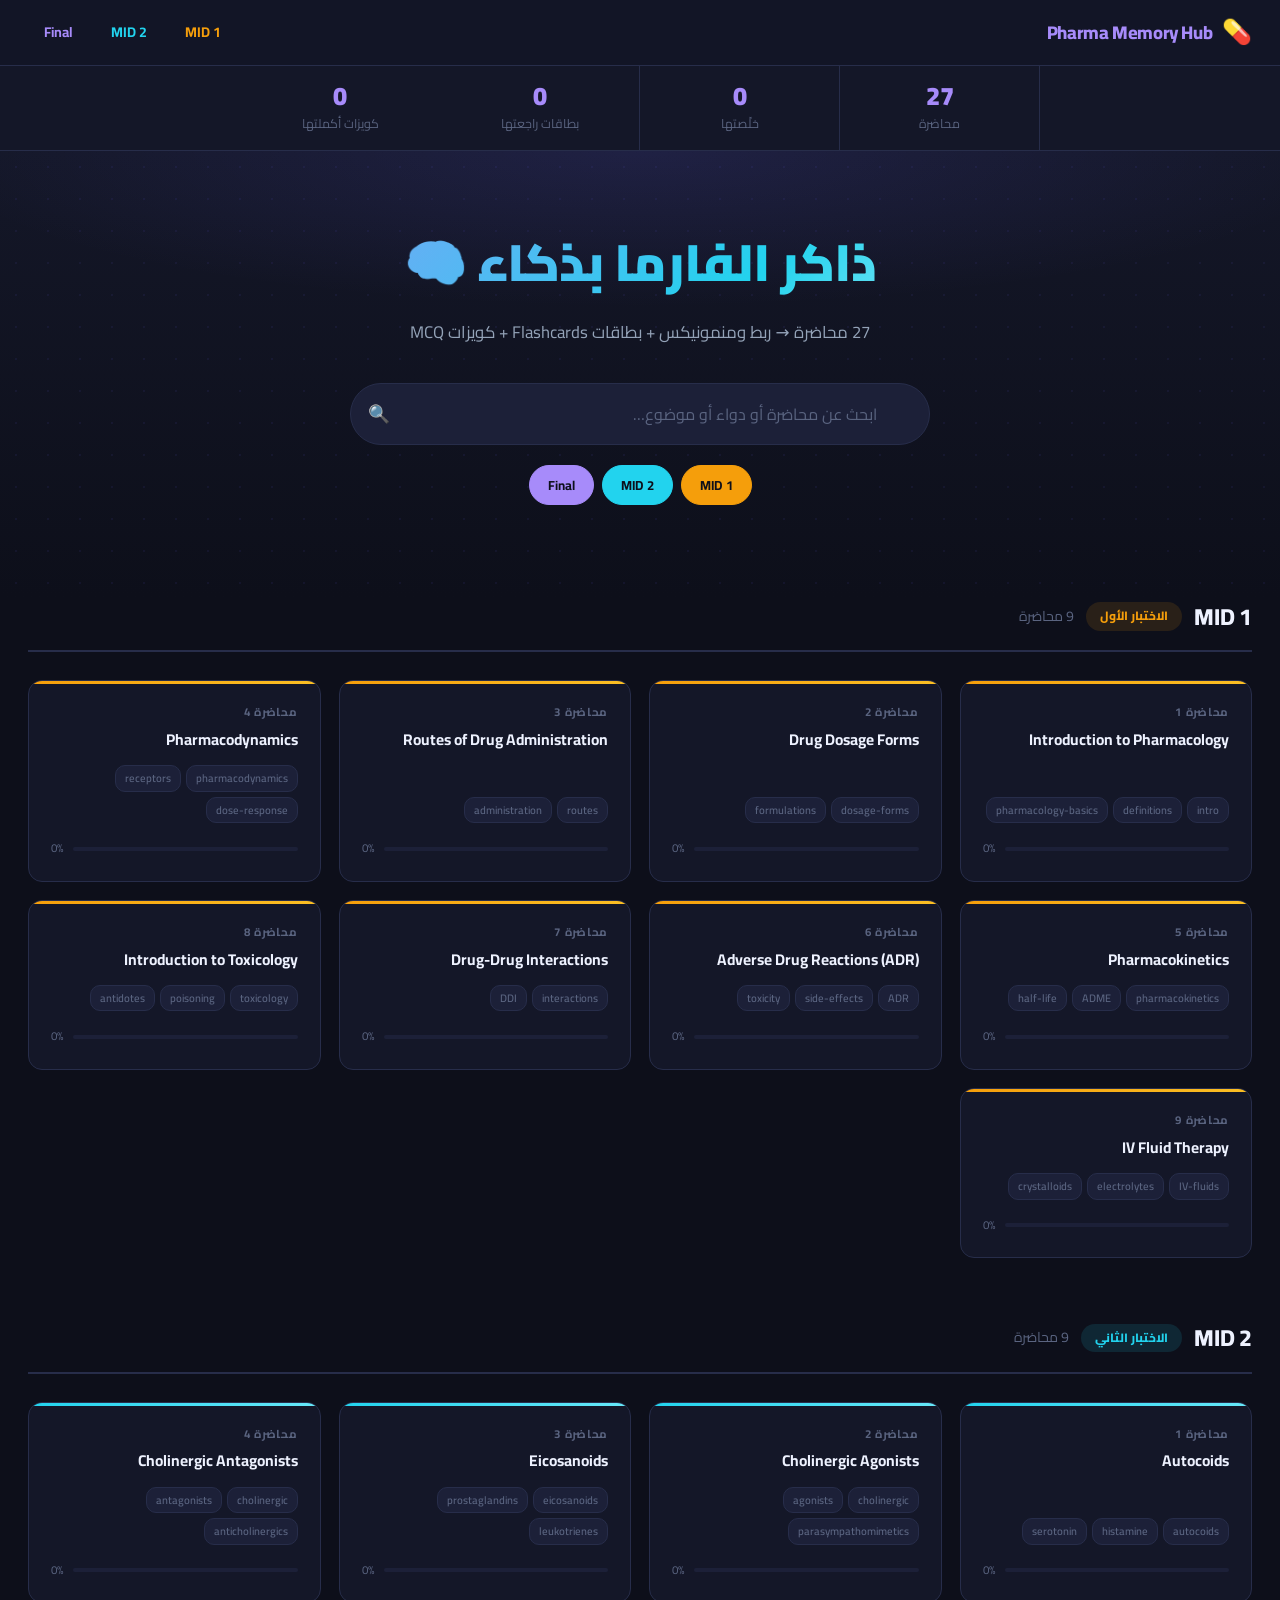
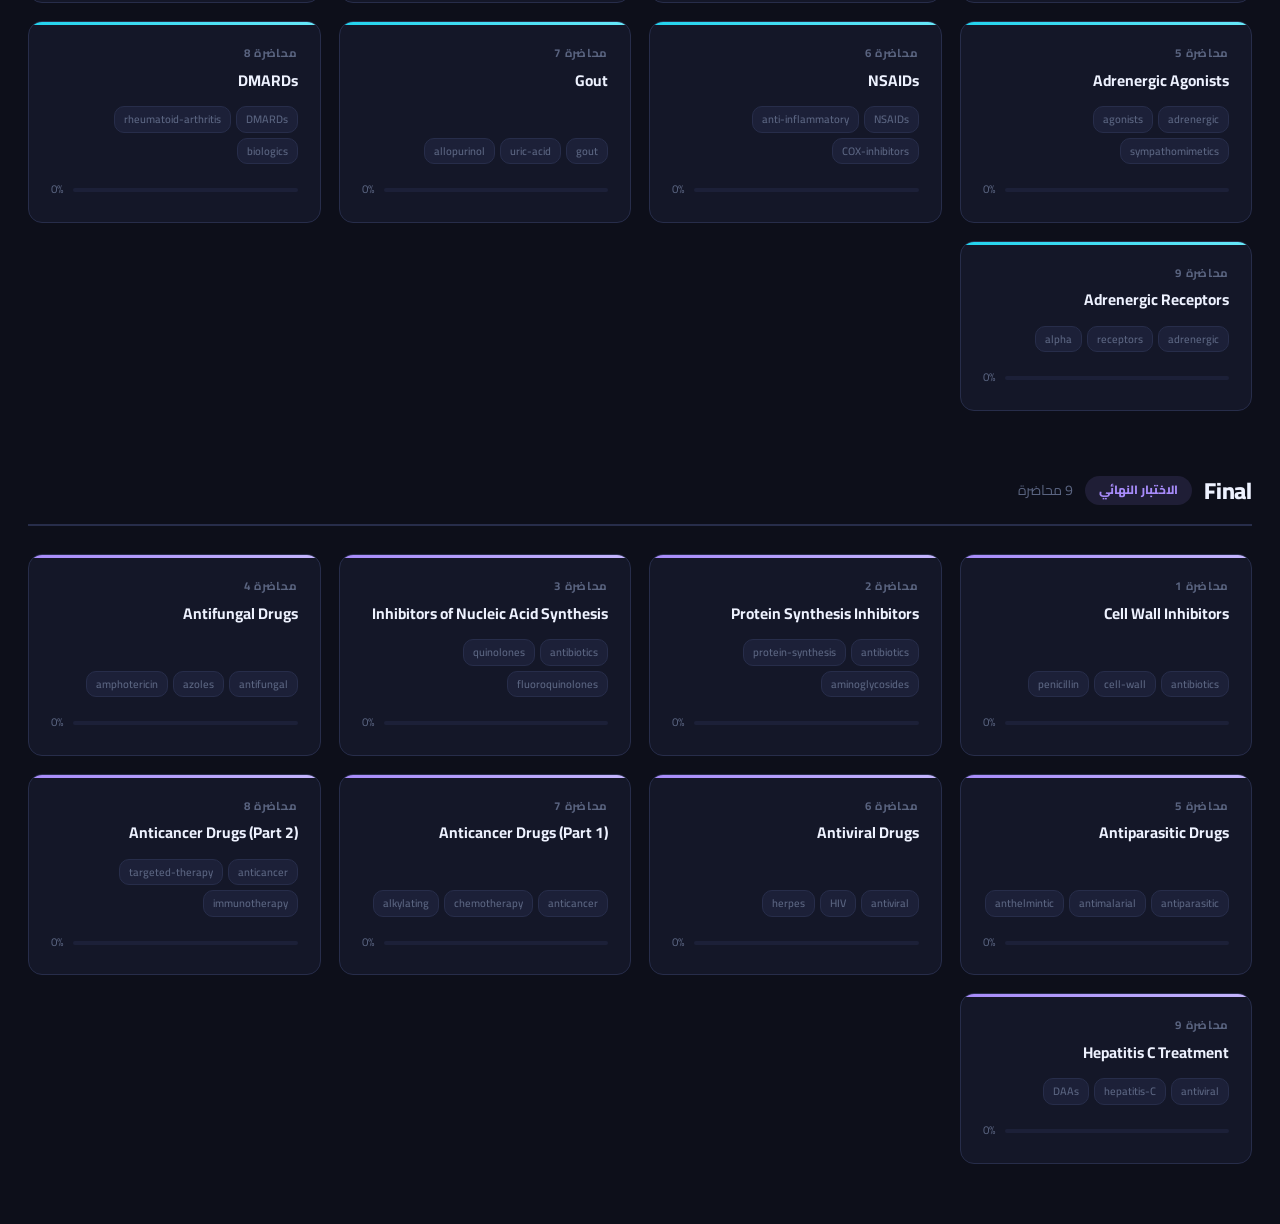
<file: index.html>
<!DOCTYPE html>
<html lang="ar" dir="rtl">
<head>
  <meta charset="UTF-8">
  <meta name="viewport" content="width=device-width, initial-scale=1.0">
  <title>Pharma Memory Hub 💊</title>
  <link rel="preconnect" href="https://fonts.googleapis.com">
  <link rel="preconnect" href="https://fonts.gstatic.com" crossorigin>
  <link href="https://fonts.googleapis.com/css2?family=Cairo:wght@300;400;600;700;800;900&family=IBM+Plex+Mono:wght@400;600&display=swap" rel="stylesheet">
  <link rel="stylesheet" href="assets/css/styles.css">
</head>
<body>

<!-- NAVBAR -->
<nav class="navbar">
  <a class="navbar-brand" href="index.html">
    <span>💊</span> Pharma Memory Hub
  </a>
  <div class="nav-links">
    <a class="nav-link mid1" href="#mid1">MID 1</a>
    <a class="nav-link mid2" href="#mid2">MID 2</a>
    <a class="nav-link final" href="#final">Final</a>
  </div>
</nav>

<!-- STATS BAR -->
<div class="stats-bar" id="statsBar">
  <div class="stat-item">
    <div class="val" id="stat-total">27</div>
    <div class="lbl">محاضرة</div>
  </div>
  <div class="stat-item">
    <div class="val" id="stat-done">0</div>
    <div class="lbl">خلّصتها</div>
  </div>
  <div class="stat-item">
    <div class="val" id="stat-cards">0</div>
    <div class="lbl">بطاقات راجعتها</div>
  </div>
  <div class="stat-item">
    <div class="val" id="stat-quizzes">0</div>
    <div class="lbl">كويزات أكملتها</div>
  </div>
</div>

<!-- HERO -->
<div class="hero">
  <h1>ذاكر الفارما بذكاء 🧠</h1>
  <p>27 محاضرة → ربط ومنمونيكس + بطاقات Flashcards + كويزات MCQ</p>

  <div class="search-bar">
    <input type="text" id="searchInput" placeholder="ابحث عن محاضرة أو دواء أو موضوع…" autocomplete="off">
    <span class="search-icon">🔍</span>
  </div>

  <div class="filter-row" id="filterRow">
    <button class="filter-chip exam-mid1 active" data-filter="mid1">MID 1</button>
    <button class="filter-chip exam-mid2 active" data-filter="mid2">MID 2</button>
    <button class="filter-chip exam-final active" data-filter="final">Final</button>
    <button class="filter-chip" data-filter="all" style="display:none">الكل</button>
  </div>
</div>

<!-- CONTENT -->
<main id="main">
  <!-- MID 1 -->
  <section class="section" id="mid1">
    <div class="section-header">
      <h2>MID 1</h2>
      <span class="exam-badge badge-mid1">الاختبار الأول</span>
      <span class="count" id="count-mid1">9 محاضرات</span>
    </div>
    <div class="lecture-grid" id="grid-mid1"></div>
  </section>

  <!-- MID 2 -->
  <section class="section" id="mid2">
    <div class="section-header">
      <h2>MID 2</h2>
      <span class="exam-badge badge-mid2">الاختبار الثاني</span>
      <span class="count" id="count-mid2">9 محاضرات</span>
    </div>
    <div class="lecture-grid" id="grid-mid2"></div>
  </section>

  <!-- FINAL -->
  <section class="section" id="final">
    <div class="section-header">
      <h2>Final</h2>
      <span class="exam-badge badge-final">الاختبار النهائي</span>
      <span class="count" id="count-final">9 محاضرات</span>
    </div>
    <div class="lecture-grid" id="grid-final"></div>
  </section>

  <div class="empty-state" id="emptyState" style="display:none">
    <div class="icon">🔍</div>
    <p>ما لقينا نتائج. جرّب كلمة ثانية.</p>
  </div>
</main>

<script src="assets/js/app.js"></script>
</body>
</html>
</file>
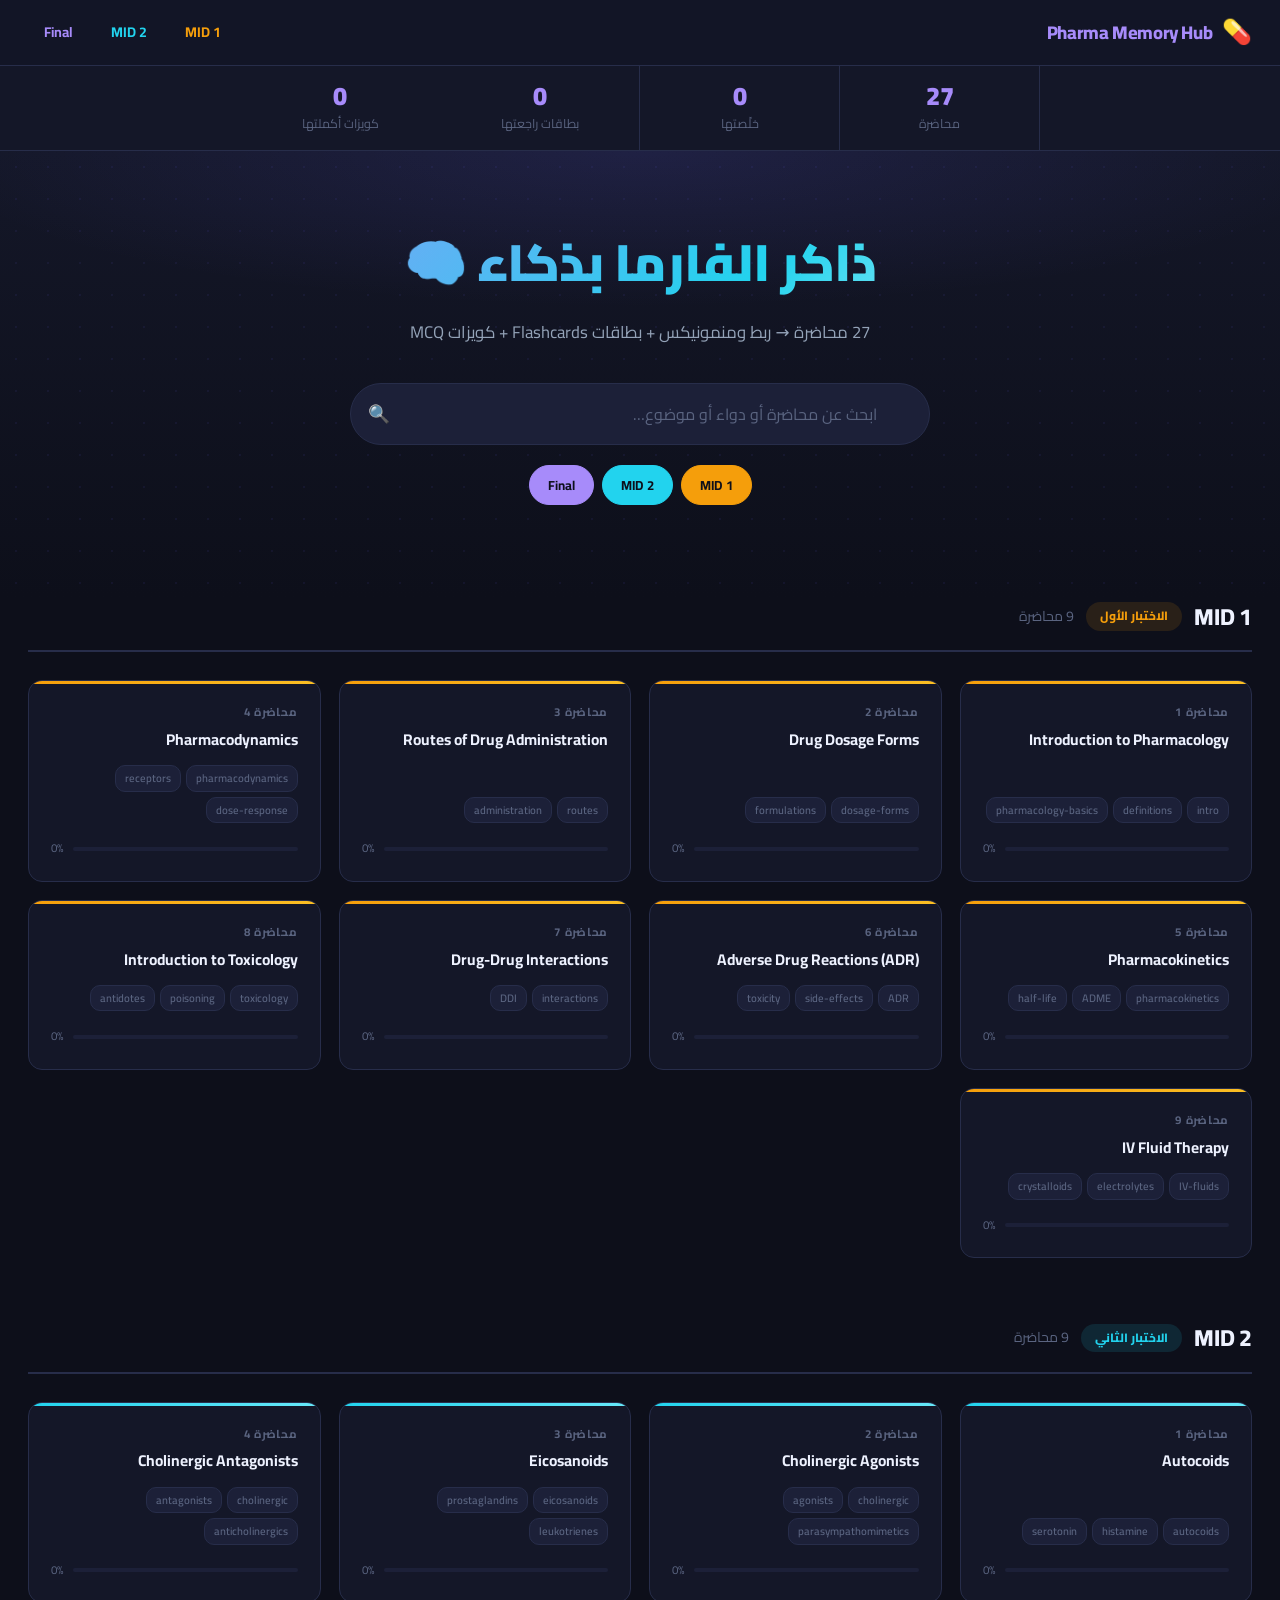
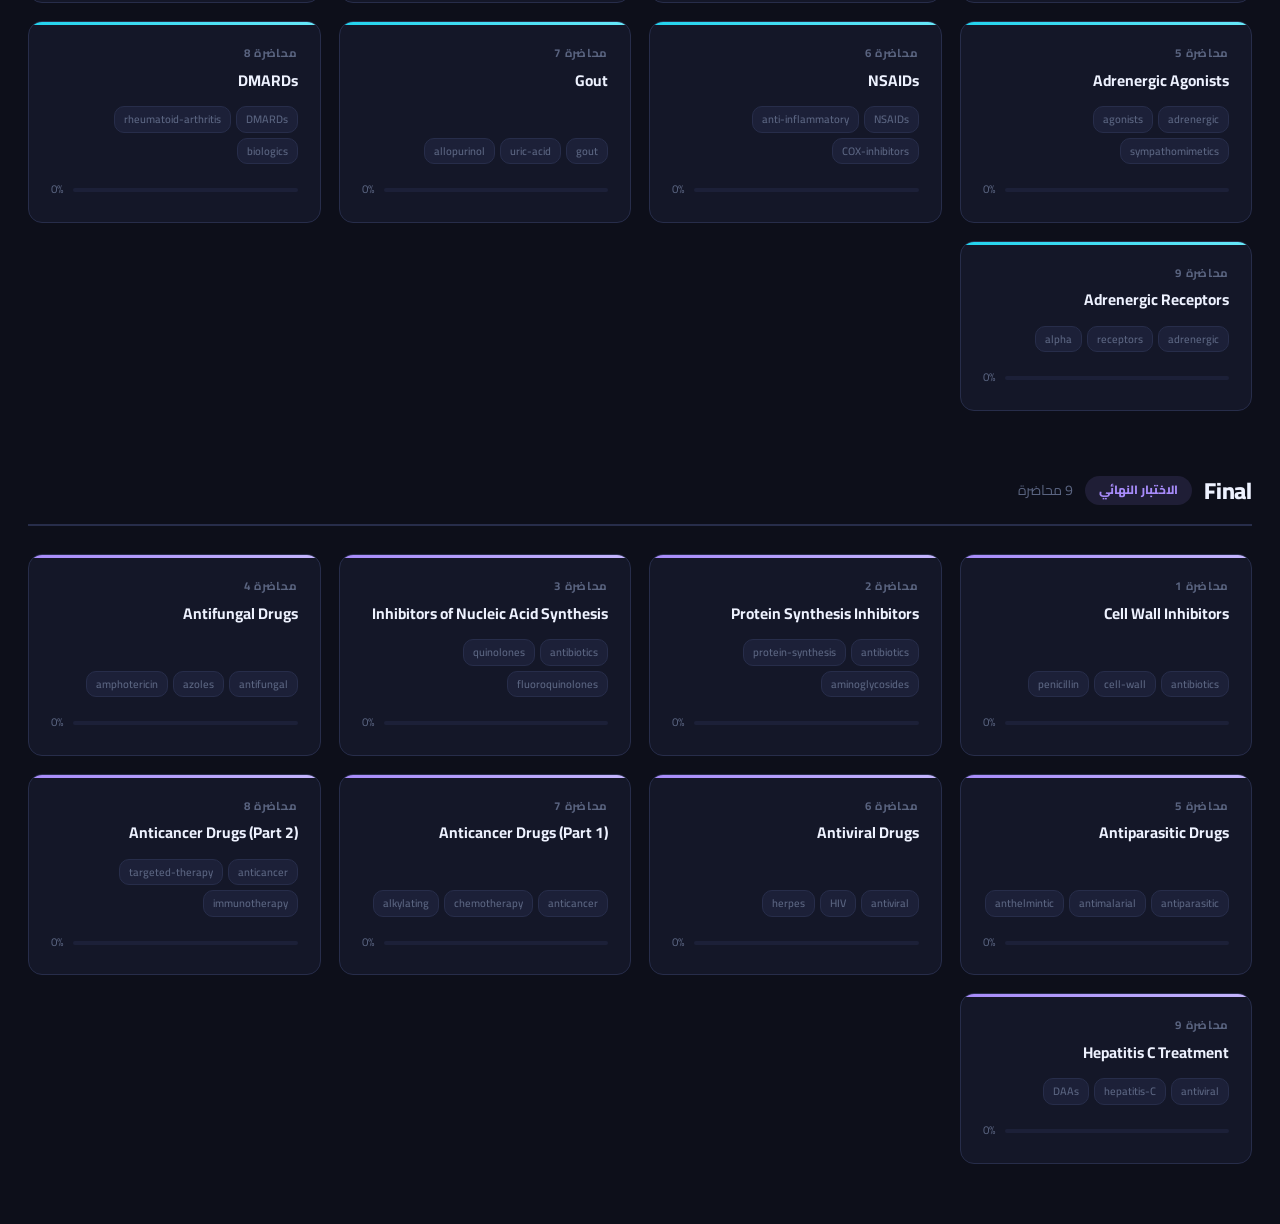
<file: index.html.html>
<!DOCTYPE html>
<html lang="ar" dir="rtl">
<head>
  <meta charset="UTF-8">
  <meta name="viewport" content="width=device-width, initial-scale=1.0">
  <title>Pharma Memory Hub 💊</title>
  <link rel="stylesheet" href="assets/css/styles.css">
</head>
<body>

<!-- NAVBAR -->
<nav class="navbar">
  <a class="navbar-brand" href="index.html">
    <span>💊</span> Pharma Memory Hub
  </a>
  <div class="nav-links">
    <a class="nav-link mid1" href="#mid1">MID 1</a>
    <a class="nav-link mid2" href="#mid2">MID 2</a>
    <a class="nav-link final" href="#final">Final</a>
  </div>
</nav>

<!-- STATS BAR -->
<div class="stats-bar" id="statsBar">
  <div class="stat-item">
    <div class="val" id="stat-total">27</div>
    <div class="lbl">محاضرة</div>
  </div>
  <div class="stat-item">
    <div class="val" id="stat-done">0</div>
    <div class="lbl">خلّصتها</div>
  </div>
  <div class="stat-item">
    <div class="val" id="stat-cards">0</div>
    <div class="lbl">بطاقات راجعتها</div>
  </div>
  <div class="stat-item">
    <div class="val" id="stat-quizzes">0</div>
    <div class="lbl">كويزات أكملتها</div>
  </div>
</div>

<!-- HERO -->
<div class="hero">
  <h1>ذاكر الفارما بذكاء 🧠</h1>
  <p>27 محاضرة → ربط ومنمونيكس + بطاقات Flashcards + كويزات MCQ</p>

  <div class="search-bar">
    <input type="text" id="searchInput" placeholder="ابحث عن محاضرة أو دواء أو موضوع…" autocomplete="off">
    <span class="search-icon">🔍</span>
  </div>

  <div class="filter-row" id="filterRow">
    <button class="filter-chip exam-mid1 active" data-filter="mid1">MID 1</button>
    <button class="filter-chip exam-mid2 active" data-filter="mid2">MID 2</button>
    <button class="filter-chip exam-final active" data-filter="final">Final</button>
    <button class="filter-chip" data-filter="all" style="display:none">الكل</button>
  </div>
</div>

<!-- CONTENT -->
<main id="main">
  <!-- MID 1 -->
  <section class="section" id="mid1">
    <div class="section-header">
      <h2>MID 1</h2>
      <span class="exam-badge badge-mid1">الاختبار الأول</span>
      <span class="count" id="count-mid1">9 محاضرات</span>
    </div>
    <div class="lecture-grid" id="grid-mid1"></div>
  </section>

  <!-- MID 2 -->
  <section class="section" id="mid2">
    <div class="section-header">
      <h2>MID 2</h2>
      <span class="exam-badge badge-mid2">الاختبار الثاني</span>
      <span class="count" id="count-mid2">9 محاضرات</span>
    </div>
    <div class="lecture-grid" id="grid-mid2"></div>
  </section>

  <!-- FINAL -->
  <section class="section" id="final">
    <div class="section-header">
      <h2>Final</h2>
      <span class="exam-badge badge-final">الاختبار النهائي</span>
      <span class="count" id="count-final">9 محاضرات</span>
    </div>
    <div class="lecture-grid" id="grid-final"></div>
  </section>

  <div class="empty-state" id="emptyState" style="display:none">
    <div class="icon">🔍</div>
    <p>ما لقينا نتائج. جرّب كلمة ثانية.</p>
  </div>
</main>

<script src="assets/js/app.js"></script>
</body>
</html>
</file>
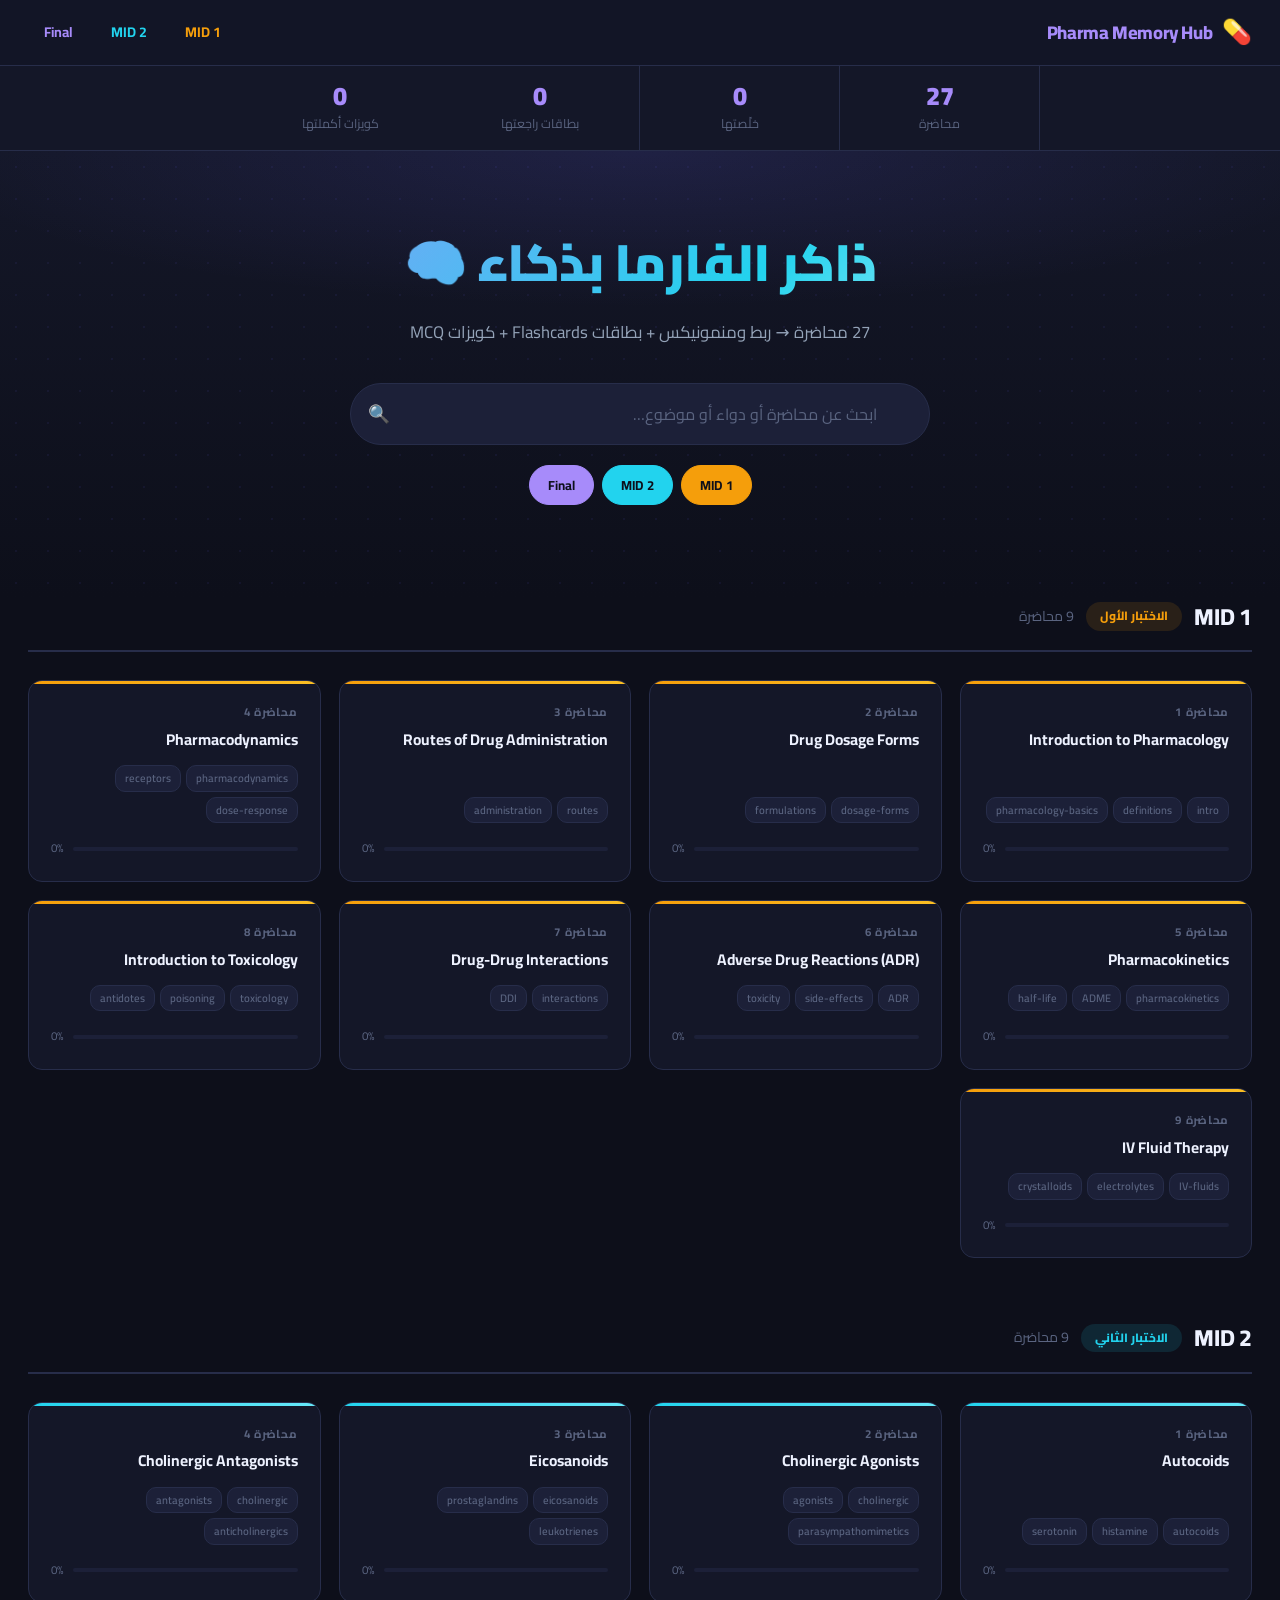
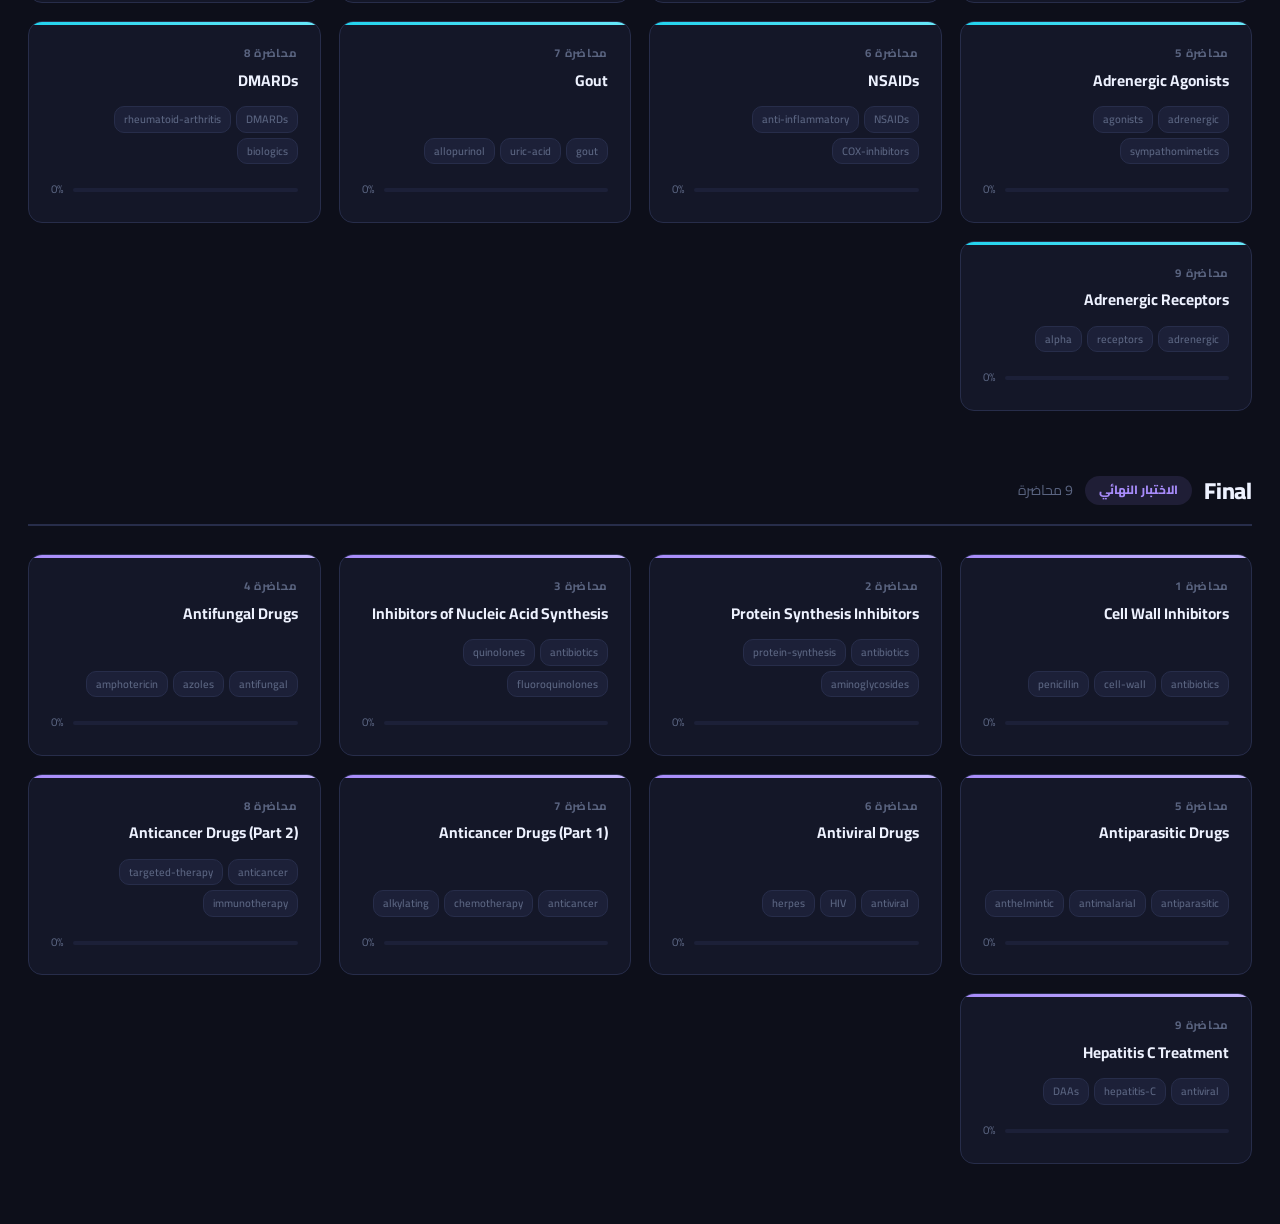
<file: lecture.html>
<!DOCTYPE html>
<html lang="ar" dir="rtl">
<head>
  <meta charset="UTF-8">
  <meta name="viewport" content="width=device-width, initial-scale=1.0">
  <title>محاضرة | Pharma Memory Hub</title>
  <link rel="preconnect" href="https://fonts.googleapis.com">
  <link rel="preconnect" href="https://fonts.gstatic.com" crossorigin>
  <link href="https://fonts.googleapis.com/css2?family=Cairo:wght@300;400;600;700;800;900&family=IBM+Plex+Mono:wght@400;600&display=swap" rel="stylesheet">
  <link rel="stylesheet" href="assets/css/styles.css">
</head>
<body>

<!-- NAVBAR -->
<nav class="navbar">
  <a class="navbar-brand" href="index.html">
    <span>💊</span> Pharma Memory Hub
  </a>
  <div class="nav-links">
    <a class="nav-link mid1" href="index.html#mid1">MID 1</a>
    <a class="nav-link mid2" href="index.html#mid2">MID 2</a>
    <a class="nav-link final" href="index.html#final">Final</a>
  </div>
</nav>

<div class="loading" id="loadingState">
  <div class="spinner"></div>
  <p>جاري التحميل…</p>
</div>

<div id="pageContent" style="display:none">
<div class="lecture-page">

  <!-- HEADER -->
  <div class="lecture-header" id="lectureHeader">
    <a class="back-btn" href="index.html">← رجوع للرئيسية</a>
    <h1 id="lectureTitle"></h1>
    <div class="meta" id="lectureMeta"></div>
  </div>

  <!-- SUMMARY -->
  <div class="summary-box" id="summaryBox">
    <h2>📋 ملخص سريع</h2>
    <p id="summaryText"></p>
  </div>

  <!-- KEY DRUGS TABLE -->
  <div class="summary-box" id="keyDrugsBox">
    <h2>💊 الأدوية الرئيسية</h2>
    <table class="key-drugs-table" id="keyDrugsTable">
      <thead>
        <tr><th>الدواء</th><th>الصنف</th><th>ملاحظة</th></tr>
      </thead>
      <tbody id="keyDrugsBody"></tbody>
    </table>
  </div>

  <!-- MODE TABS -->
  <div class="mode-tabs">
    <button class="mode-tab active" data-mode="mnemonics" onclick="switchMode('mnemonics')">
      🧠 ربط ومنمونيكس
    </button>
    <button class="mode-tab" data-mode="flashcards" onclick="switchMode('flashcards')">
      🃏 Flashcards
    </button>
    <button class="mode-tab" data-mode="quiz" onclick="switchMode('quiz')">
      ✅ Quiz MCQ
    </button>
  </div>

  <!-- MNEMONICS MODE -->
  <div id="mode-mnemonics">
    <div id="mnemonicsContainer"></div>
    <div class="empty-state" id="mnemonicsEmpty" style="display:none">
      <div class="icon">🚧</div>
      <p>المنمونيكس لهذه المحاضرة قيد التوليد…</p>
    </div>
  </div>

  <!-- FLASHCARDS MODE -->
  <div id="mode-flashcards" style="display:none">
    <div class="flashcard-progress" id="fcProgress"></div>
    <div class="flashcard-container">
      <div class="flashcard" id="flashcard" onclick="flipCard()">
        <div class="flashcard-face front">
          <div class="face-label">السؤال</div>
          <div class="face-text" id="fcFront"></div>
        </div>
        <div class="flashcard-face back">
          <div class="face-label">الجواب</div>
          <div class="face-text" id="fcBack"></div>
        </div>
      </div>
    </div>
    <p class="flashcard-hint">اضغط على البطاقة لترى الجواب</p>
    <div class="flashcard-controls" id="fcControls" style="display:none">
      <button class="fc-btn again" onclick="rateCard('again')">🔁 مرة ثانية</button>
      <button class="fc-btn good" onclick="rateCard('good')">✅ عرفتها</button>
    </div>
    <div class="empty-state" id="fcDone" style="display:none">
      <div class="icon">🎉</div>
      <p>خلّصت كل البطاقات! أحسنت.</p>
      <button class="quiz-restart-btn" onclick="restartFlashcards()" style="margin-top:16px">إعادة من البداية</button>
    </div>
  </div>

  <!-- QUIZ MODE -->
  <div id="mode-quiz" style="display:none">
    <div class="quiz-container">
      <div class="quiz-progress-bar"><div class="quiz-progress-fill" id="qProgressFill"></div></div>
      <div id="quizMain">
        <div class="quiz-q-num" id="qNum"></div>
        <div class="quiz-question" id="qText"></div>
        <div class="quiz-options" id="qOptions"></div>
        <div class="quiz-explanation" id="qExplanation"></div>
        <button class="quiz-next-btn" id="qNextBtn" onclick="nextQuestion()">التالي ←</button>
      </div>
      <div class="quiz-result" id="quizResult">
        <div class="score" id="quizScore"></div>
        <p id="quizResultText"></p>
        <button class="quiz-restart-btn" onclick="restartQuiz()">🔁 إعادة الكويز</button>
      </div>
      <div class="empty-state" id="quizEmpty" style="display:none">
        <div class="icon">🚧</div>
        <p>الكويز قيد التوليد…</p>
      </div>
    </div>
  </div>

</div><!-- /lecture-page -->
</div><!-- /pageContent -->

<script src="assets/js/flashcards.js"></script>
<script src="assets/js/quiz.js"></script>
<script src="assets/js/lecture.js"></script>
</body>
</html>
</file>
<file: assets/css/styles.css>
/* ===== PHARMA MEMORY HUB — Dark Theme ===== */
@import url('https://fonts.googleapis.com/css2?family=Cairo:wght@300;400;600;700;800;900&family=IBM+Plex+Mono:wght@400;600&display=swap');

:root {
  --bg:      #0d0f1a;
  --bg2:     #141728;
  --bg3:     #1c2038;
  --border:  #272d4a;
  --accent:  #6c63ff;
  --accent2: #a78bfa;
  --green:   #22c55e;
  --red:     #ef4444;
  --yellow:  #f59e0b;
  --cyan:    #22d3ee;
  --text:    #eef2ff;
  --text2:   #94a3b8;
  --text3:   #5a6480;
  --mid1:    #f59e0b;
  --mid2:    #22d3ee;
  --final:   #a78bfa;
  --radius:    14px;
  --radius-sm: 8px;
  --shadow:    0 8px 32px rgba(0,0,0,0.5);
  --shadow-sm: 0 2px 12px rgba(0,0,0,0.3);
  --font: 'Cairo', 'Segoe UI', system-ui, sans-serif;
  --mono: 'IBM Plex Mono', 'Courier New', monospace;
}

*, *::before, *::after { box-sizing: border-box; margin: 0; padding: 0; }
html { scroll-behavior: smooth; }

body {
  background: var(--bg);
  color: var(--text);
  font-family: var(--font);
  line-height: 1.7;
  min-height: 100vh;
}

/* ===== NAVBAR ===== */
.navbar {
  background: rgba(20, 23, 40, 0.88);
  backdrop-filter: blur(16px);
  -webkit-backdrop-filter: blur(16px);
  border-bottom: 1px solid var(--border);
  padding: 0 28px;
  height: 66px;
  display: flex;
  align-items: center;
  justify-content: space-between;
  position: sticky;
  top: 0;
  z-index: 100;
}

.navbar-brand {
  font-size: 1.15rem;
  font-weight: 800;
  color: var(--accent2);
  text-decoration: none;
  display: flex;
  align-items: center;
  gap: 10px;
  letter-spacing: -0.02em;
}

.navbar-brand span { font-size: 1.5rem; }

.nav-links { display: flex; gap: 6px; }

.nav-link {
  padding: 7px 16px;
  border-radius: 24px;
  text-decoration: none;
  font-size: 0.88rem;
  font-weight: 700;
  color: var(--text2);
  transition: all 0.2s;
}

.nav-link:hover, .nav-link.active { color: var(--text); background: var(--bg3); }
.nav-link.mid1   { color: var(--mid1); }
.nav-link.mid2   { color: var(--mid2); }
.nav-link.final  { color: var(--final); }
.nav-link.mid1:hover   { background: rgba(245,158,11,0.1); }
.nav-link.mid2:hover   { background: rgba(34,211,238,0.1); }
.nav-link.final:hover  { background: rgba(167,139,250,0.1); }

/* ===== STATS BAR ===== */
.stats-bar {
  display: flex;
  justify-content: center;
  background: var(--bg2);
  border-bottom: 1px solid var(--border);
  overflow-x: auto;
}

.stat-item {
  text-align: center;
  padding: 16px 36px;
  flex: 1;
  max-width: 200px;
  border-right: 1px solid var(--border);
  transition: background 0.2s;
}
.stat-item:last-child { border-right: none; }
.stat-item:hover { background: var(--bg3); }

.stat-item .val {
  font-size: 1.6rem;
  font-weight: 900;
  color: var(--accent2);
  line-height: 1.1;
}
.stat-item .lbl {
  font-size: 0.78rem;
  color: var(--text3);
  margin-top: 3px;
}

/* ===== HERO ===== */
.hero {
  text-align: center;
  padding: 68px 24px 48px;
  background:
    radial-gradient(ellipse 80% 50% at 50% 0%, rgba(108,99,255,0.13) 0%, transparent 70%),
    linear-gradient(180deg, var(--bg2) 0%, var(--bg) 100%);
  position: relative;
  overflow: hidden;
}

.hero::before {
  content: '';
  position: absolute;
  inset: 0;
  background-image: radial-gradient(circle, rgba(108,99,255,0.07) 1px, transparent 1px);
  background-size: 32px 32px;
  pointer-events: none;
}

.hero h1 {
  font-size: clamp(2rem, 4.5vw, 3.2rem);
  font-weight: 900;
  background: linear-gradient(135deg, var(--accent2) 0%, var(--cyan) 60%, #fff 100%);
  -webkit-background-clip: text;
  -webkit-text-fill-color: transparent;
  background-clip: text;
  margin-bottom: 12px;
  letter-spacing: -0.02em;
  position: relative;
}

.hero p {
  color: var(--text2);
  font-size: 1.05rem;
  margin-bottom: 36px;
  position: relative;
}

/* ===== SEARCH + FILTER ===== */
.search-bar {
  max-width: 580px;
  margin: 0 auto 20px;
  position: relative;
}

.search-bar input {
  width: 100%;
  padding: 15px 52px 15px 22px;
  background: var(--bg3);
  border: 1.5px solid var(--border);
  border-radius: 32px;
  color: var(--text);
  font-size: 1rem;
  font-family: var(--font);
  outline: none;
  transition: border-color 0.2s, box-shadow 0.2s;
  direction: rtl;
}

.search-bar input:focus {
  border-color: var(--accent);
  box-shadow: 0 0 0 3px rgba(108,99,255,0.15);
}
.search-bar input::placeholder { color: var(--text3); }

.search-bar .search-icon {
  position: absolute;
  left: 18px;
  top: 50%;
  transform: translateY(-50%);
  color: var(--text3);
  font-size: 1.1rem;
  pointer-events: none;
}

.filter-row {
  display: flex;
  flex-wrap: wrap;
  gap: 8px;
  justify-content: center;
  margin-bottom: 44px;
  position: relative;
}

.filter-chip {
  padding: 7px 18px;
  border-radius: 24px;
  border: 1.5px solid var(--border);
  background: transparent;
  color: var(--text2);
  font-size: 0.82rem;
  font-weight: 700;
  font-family: var(--font);
  cursor: pointer;
  transition: all 0.2s;
}

.filter-chip:hover { border-color: var(--accent); color: var(--accent2); }
.filter-chip.active { background: var(--accent); border-color: var(--accent); color: #fff; }
.filter-chip.exam-mid1  { border-color: var(--mid1); color: var(--mid1); }
.filter-chip.exam-mid1.active  { background: var(--mid1); color: var(--bg); }
.filter-chip.exam-mid2  { border-color: var(--mid2); color: var(--mid2); }
.filter-chip.exam-mid2.active  { background: var(--mid2); color: var(--bg); }
.filter-chip.exam-final { border-color: var(--final); color: var(--final); }
.filter-chip.exam-final.active { background: var(--final); color: var(--bg); }

/* ===== SECTIONS ===== */
.section { padding: 0 28px 60px; max-width: 1280px; margin: 0 auto; }

.section-header {
  display: flex;
  align-items: center;
  gap: 12px;
  margin-bottom: 28px;
  padding-bottom: 14px;
  border-bottom: 2px solid var(--border);
}

.section-header h2 {
  font-size: 1.45rem;
  font-weight: 800;
  letter-spacing: -0.01em;
}
.section-header .exam-badge {
  padding: 4px 14px;
  border-radius: 20px;
  font-size: 0.75rem;
  font-weight: 800;
}

.badge-mid1  { background: rgba(245,158,11,0.12);  color: var(--mid1); }
.badge-mid2  { background: rgba(34,211,238,0.12);  color: var(--mid2); }
.badge-final { background: rgba(167,139,250,0.12); color: var(--final); }

.section-header .count { margin-left: auto; color: var(--text3); font-size: 0.88rem; }

/* ===== LECTURE GRID ===== */
.lecture-grid {
  display: grid;
  grid-template-columns: repeat(auto-fill, minmax(280px, 1fr));
  gap: 18px;
}

.lecture-card {
  background: var(--bg2);
  border: 1px solid var(--border);
  border-radius: var(--radius);
  padding: 22px;
  cursor: pointer;
  text-decoration: none;
  color: inherit;
  transition: transform 0.22s, box-shadow 0.22s, border-color 0.22s;
  display: flex;
  flex-direction: column;
  position: relative;
  overflow: hidden;
}

.lecture-card::before {
  content: '';
  position: absolute;
  top: 0; left: 0; right: 0;
  height: 3px;
  transition: height 0.2s;
}

.lecture-card.mid1::before  { background: linear-gradient(90deg, var(--mid1), #fbbf24); }
.lecture-card.mid2::before  { background: linear-gradient(90deg, var(--mid2), #67e8f9); }
.lecture-card.final::before { background: linear-gradient(90deg, var(--final), #c4b5fd); }

.lecture-card:hover {
  border-color: var(--accent);
  transform: translateY(-3px);
  box-shadow: 0 12px 40px rgba(0,0,0,0.5), 0 0 0 1px rgba(108,99,255,0.2);
}
.lecture-card:hover::before { height: 4px; }

.lecture-card .lecture-num {
  font-size: 0.72rem;
  color: var(--text3);
  margin-bottom: 6px;
  font-weight: 700;
  text-transform: uppercase;
  letter-spacing: 0.06em;
}

.lecture-card h3 {
  font-size: 0.97rem;
  font-weight: 700;
  margin-bottom: 14px;
  color: var(--text);
  line-height: 1.45;
  flex: 1;
}

.lecture-card .topics {
  display: flex;
  flex-wrap: wrap;
  gap: 5px;
  margin-bottom: 16px;
}

.topic-tag {
  padding: 3px 9px;
  background: var(--bg3);
  border: 1px solid var(--border);
  border-radius: 10px;
  font-size: 0.68rem;
  color: var(--text3);
  font-weight: 600;
}

.lecture-card .card-footer {
  display: flex;
  align-items: center;
  justify-content: space-between;
  gap: 10px;
}

.progress-bar {
  flex: 1;
  height: 4px;
  background: var(--bg3);
  border-radius: 2px;
  overflow: hidden;
}

.progress-fill {
  height: 100%;
  border-radius: 2px;
  transition: width 0.4s ease;
}

.mid1 .progress-fill  { background: var(--mid1); }
.mid2 .progress-fill  { background: var(--mid2); }
.final .progress-fill { background: var(--final); }

.card-status { font-size: 0.72rem; color: var(--text3); white-space: nowrap; }
.card-status.done { color: var(--green); }

/* ===== LECTURE PAGE ===== */
.lecture-page { max-width: 880px; margin: 0 auto; padding: 28px 24px 72px; }

.lecture-header {
  background: var(--bg2);
  border: 1px solid var(--border);
  border-radius: var(--radius);
  padding: 28px;
  margin-bottom: 20px;
}

.lecture-header .back-btn {
  display: inline-flex;
  align-items: center;
  gap: 6px;
  color: var(--text3);
  text-decoration: none;
  font-size: 0.85rem;
  font-weight: 700;
  margin-bottom: 20px;
  transition: all 0.2s;
  padding: 7px 14px;
  background: var(--bg3);
  border-radius: 20px;
  border: 1px solid var(--border);
}

.lecture-header .back-btn:hover {
  color: var(--text);
  border-color: var(--text3);
  background: var(--border);
}

.lecture-header h1 {
  font-size: 1.65rem;
  font-weight: 800;
  margin-bottom: 12px;
  letter-spacing: -0.02em;
  line-height: 1.3;
}

.lecture-header .meta {
  display: flex;
  gap: 8px;
  flex-wrap: wrap;
  align-items: center;
}

/* ===== MODE TABS ===== */
.mode-tabs {
  display: grid;
  grid-template-columns: repeat(3, 1fr);
  gap: 6px;
  background: var(--bg2);
  border: 1px solid var(--border);
  border-radius: var(--radius);
  padding: 6px;
  margin-bottom: 24px;
}

.mode-tab {
  padding: 12px 10px;
  border: none;
  border-radius: var(--radius-sm);
  background: transparent;
  color: var(--text2);
  cursor: pointer;
  font-family: var(--font);
  font-size: 0.9rem;
  font-weight: 700;
  transition: all 0.2s;
  display: flex;
  align-items: center;
  justify-content: center;
  gap: 6px;
}

.mode-tab:hover { color: var(--text); background: var(--bg3); }
.mode-tab.active {
  background: var(--accent);
  color: #fff;
  box-shadow: 0 2px 12px rgba(108,99,255,0.35);
}

/* ===== SUMMARY ===== */
.summary-box {
  background: var(--bg2);
  border: 1px solid var(--border);
  border-radius: var(--radius);
  padding: 24px;
  margin-bottom: 20px;
  direction: rtl;
  text-align: right;
  transition: border-color 0.2s;
}
.summary-box:hover { border-color: rgba(108,99,255,0.3); }

.summary-box h2 {
  font-size: 0.85rem;
  color: var(--text3);
  margin-bottom: 12px;
  font-weight: 800;
  text-transform: uppercase;
  letter-spacing: 0.06em;
}
.summary-box p {
  color: var(--text2);
  line-height: 1.85;
  font-size: 0.97rem;
}

.key-drugs-table {
  width: 100%;
  border-collapse: collapse;
  margin-top: 10px;
}

.key-drugs-table th, .key-drugs-table td {
  padding: 11px 16px;
  border-bottom: 1px solid var(--border);
  text-align: right;
  font-size: 0.9rem;
}

.key-drugs-table th {
  color: var(--text3);
  font-weight: 800;
  font-size: 0.78rem;
  text-transform: uppercase;
  letter-spacing: 0.05em;
}
.key-drugs-table td:first-child {
  color: var(--cyan);
  font-family: var(--mono);
  font-size: 0.88rem;
}
.key-drugs-table tr:last-child td { border-bottom: none; }
.key-drugs-table tbody tr:hover { background: var(--bg3); }

/* ===== MNEMONIC CARDS ===== */
.mnemonic-card {
  background: var(--bg2);
  border: 1px solid var(--border);
  border-radius: var(--radius);
  padding: 28px;
  margin-bottom: 16px;
  transition: border-color 0.2s, box-shadow 0.2s;
}

.mnemonic-card:hover {
  border-color: rgba(108,99,255,0.4);
  box-shadow: var(--shadow-sm);
}

.mnemonic-type {
  display: inline-flex;
  align-items: center;
  gap: 4px;
  padding: 4px 12px;
  border-radius: 12px;
  font-size: 0.72rem;
  font-weight: 800;
  text-transform: uppercase;
  letter-spacing: 0.05em;
  margin-bottom: 14px;
}

.type-acronym { background: rgba(245,158,11,0.12); color: var(--yellow); }
.type-story   { background: rgba(34,211,238,0.12);  color: var(--cyan); }
.type-visual  { background: rgba(167,139,250,0.12); color: var(--accent2); }

.mnemonic-card h3 {
  font-size: 1.15rem;
  font-weight: 800;
  margin-bottom: 14px;
  color: var(--accent2);
  line-height: 1.35;
}

.mnemonic-card .body {
  color: var(--text2);
  line-height: 1.9;
  direction: rtl;
  text-align: right;
  white-space: pre-line;
  font-size: 0.97rem;
}

.mnemonic-card .covers {
  margin-top: 16px;
  display: flex;
  flex-wrap: wrap;
  gap: 6px;
}

.drug-tag {
  padding: 4px 12px;
  background: rgba(34,211,238,0.08);
  border: 1px solid rgba(34,211,238,0.2);
  border-radius: 10px;
  font-size: 0.75rem;
  color: var(--cyan);
  font-family: var(--mono);
  font-weight: 600;
}

/* ===== FLASHCARDS ===== */
.flashcard-container {
  perspective: 1200px;
  max-width: 620px;
  margin: 0 auto 24px;
}

.flashcard {
  width: 100%;
  height: 270px;
  position: relative;
  transform-style: preserve-3d;
  transition: transform 0.55s cubic-bezier(0.4, 0, 0.2, 1);
  cursor: pointer;
}

.flashcard.flipped { transform: rotateY(180deg); }

.flashcard-face {
  position: absolute;
  inset: 0;
  backface-visibility: hidden;
  -webkit-backface-visibility: hidden;
  background: var(--bg2);
  border: 2px solid var(--border);
  border-radius: var(--radius);
  display: flex;
  flex-direction: column;
  align-items: center;
  justify-content: center;
  padding: 36px;
  text-align: center;
  transition: border-color 0.2s;
}

.flashcard:hover .flashcard-face.front { border-color: var(--accent); }

.flashcard-face.back {
  transform: rotateY(180deg);
  border-color: var(--accent);
  background: linear-gradient(135deg, var(--bg2) 0%, #181630 100%);
}

.flashcard-face .face-label {
  font-size: 0.68rem;
  text-transform: uppercase;
  color: var(--text3);
  margin-bottom: 14px;
  letter-spacing: 0.1em;
  font-weight: 700;
}

.flashcard-face .face-text {
  font-size: 1.15rem;
  font-weight: 700;
  line-height: 1.55;
  direction: rtl;
}

.flashcard-face.back .face-text { color: var(--accent2); }

.flashcard-hint {
  text-align: center;
  color: var(--text3);
  font-size: 0.8rem;
  margin-bottom: 20px;
}

.flashcard-controls {
  display: flex;
  gap: 12px;
  justify-content: center;
  margin-bottom: 24px;
}

.fc-btn {
  padding: 11px 28px;
  border-radius: 10px;
  border: 1px solid transparent;
  font-family: var(--font);
  font-size: 0.92rem;
  font-weight: 700;
  cursor: pointer;
  transition: all 0.2s;
}

.fc-btn.again {
  background: rgba(239,68,68,0.1);
  color: var(--red);
  border-color: rgba(239,68,68,0.25);
}
.fc-btn.again:hover { background: rgba(239,68,68,0.22); }
.fc-btn.good {
  background: rgba(34,197,94,0.1);
  color: var(--green);
  border-color: rgba(34,197,94,0.25);
}
.fc-btn.good:hover  { background: rgba(34,197,94,0.22); }
.fc-btn.next {
  background: var(--bg3);
  color: var(--text2);
  border-color: var(--border);
}
.fc-btn.next:hover  { background: var(--border); color: var(--text); }

.flashcard-progress {
  display: flex;
  align-items: center;
  justify-content: space-between;
  color: var(--text3);
  font-size: 0.82rem;
  max-width: 620px;
  margin: 0 auto 16px;
}

/* ===== QUIZ ===== */
.quiz-container { max-width: 680px; margin: 0 auto; }

.quiz-progress-bar {
  height: 5px;
  background: var(--bg3);
  border-radius: 3px;
  overflow: hidden;
  margin-bottom: 28px;
}

.quiz-progress-fill {
  height: 100%;
  background: linear-gradient(90deg, var(--accent), var(--accent2));
  transition: width 0.4s ease;
}

.quiz-q-num {
  color: var(--text3);
  font-size: 0.82rem;
  margin-bottom: 8px;
  font-weight: 700;
}

.quiz-question {
  font-size: 1.1rem;
  font-weight: 700;
  margin-bottom: 22px;
  direction: rtl;
  text-align: right;
  line-height: 1.65;
}

.quiz-options {
  display: flex;
  flex-direction: column;
  gap: 10px;
  margin-bottom: 20px;
}

.quiz-option {
  padding: 15px 20px;
  background: var(--bg2);
  border: 1.5px solid var(--border);
  border-radius: 10px;
  cursor: pointer;
  transition: all 0.18s;
  font-family: var(--font);
  font-size: 0.95rem;
  color: var(--text);
  text-align: right;
  direction: rtl;
  font-weight: 600;
}

.quiz-option:hover:not(:disabled) {
  border-color: var(--accent);
  background: var(--bg3);
  transform: translateX(-3px);
}
.quiz-option.correct {
  border-color: var(--green);
  background: rgba(34,197,94,0.08);
  color: var(--green);
}
.quiz-option.wrong {
  border-color: var(--red);
  background: rgba(239,68,68,0.08);
  color: var(--red);
}
.quiz-option:disabled { cursor: default; }

.quiz-explanation {
  background: rgba(108,99,255,0.07);
  border: 1px solid rgba(108,99,255,0.22);
  border-radius: 10px;
  padding: 16px 20px;
  font-size: 0.9rem;
  color: var(--text2);
  direction: rtl;
  text-align: right;
  line-height: 1.85;
  margin-bottom: 20px;
  display: none;
}

.quiz-explanation.show { display: block; }
.quiz-explanation strong { color: var(--accent2); }

.quiz-next-btn {
  display: none;
  width: 100%;
  padding: 14px;
  background: var(--accent);
  border: none;
  border-radius: 10px;
  color: #fff;
  font-family: var(--font);
  font-size: 1rem;
  font-weight: 800;
  cursor: pointer;
  transition: all 0.2s;
  box-shadow: 0 4px 16px rgba(108,99,255,0.3);
}

.quiz-next-btn.show { display: block; }
.quiz-next-btn:hover {
  background: var(--accent2);
  box-shadow: 0 4px 24px rgba(167,139,250,0.4);
  transform: translateY(-1px);
}

.quiz-result {
  text-align: center;
  padding: 60px 24px;
  display: none;
}

.quiz-result.show { display: block; }

.quiz-result .score {
  font-size: 4.5rem;
  font-weight: 900;
  background: linear-gradient(135deg, var(--accent2), var(--cyan));
  -webkit-background-clip: text;
  -webkit-text-fill-color: transparent;
  background-clip: text;
  line-height: 1;
  margin-bottom: 8px;
}

.quiz-result p { color: var(--text2); margin: 8px 0 28px; font-size: 1rem; }

.quiz-restart-btn {
  padding: 13px 36px;
  background: var(--accent);
  border: none;
  border-radius: 12px;
  color: #fff;
  font-family: var(--font);
  font-size: 1rem;
  font-weight: 800;
  cursor: pointer;
  transition: all 0.2s;
  box-shadow: 0 4px 16px rgba(108,99,255,0.3);
}

.quiz-restart-btn:hover {
  background: var(--accent2);
  transform: translateY(-1px);
}

/* ===== LOADING / EMPTY ===== */
.loading {
  text-align: center;
  padding: 100px 24px;
  color: var(--text3);
}

.loading .spinner {
  width: 44px; height: 44px;
  border: 3px solid var(--border);
  border-top-color: var(--accent);
  border-radius: 50%;
  animation: spin 0.75s linear infinite;
  margin: 0 auto 18px;
}

@keyframes spin { to { transform: rotate(360deg); } }

.empty-state {
  text-align: center;
  padding: 64px 24px;
  color: var(--text3);
}

.empty-state .icon {
  font-size: 3rem;
  margin-bottom: 14px;
  display: block;
}

/* ===== SCROLLBAR ===== */
::-webkit-scrollbar { width: 6px; }
::-webkit-scrollbar-track { background: var(--bg); }
::-webkit-scrollbar-thumb { background: var(--border); border-radius: 3px; }
::-webkit-scrollbar-thumb:hover { background: var(--text3); }

/* ===== RESPONSIVE ===== */
@media (max-width: 768px) {
  .navbar { padding: 0 18px; }
  .nav-links { gap: 4px; }
  .nav-link { padding: 6px 10px; font-size: 0.8rem; }

  .stat-item { padding: 14px 20px; min-width: 110px; }

  .hero { padding: 52px 18px 36px; }
  .section { padding: 0 18px 44px; }
  .lecture-grid { grid-template-columns: repeat(auto-fill, minmax(240px, 1fr)); gap: 14px; }
  .lecture-page { padding: 20px 16px 56px; }
  .flashcard { height: 250px; }
  .mnemonic-card { padding: 22px; }
}

@media (max-width: 480px) {
  .nav-links { display: none; }
  .lecture-grid { grid-template-columns: 1fr; }
  .mode-tabs { grid-template-columns: 1fr; gap: 4px; }
  .flashcard { height: 220px; }
  .stat-item { padding: 12px 16px; min-width: 80px; }
  .stat-item .val { font-size: 1.3rem; }
  .flashcard-controls { flex-wrap: wrap; }
  .fc-btn { flex: 1; min-width: 80px; }
  .lecture-header { padding: 20px; }
  .lecture-header h1 { font-size: 1.35rem; }
}
</file>
